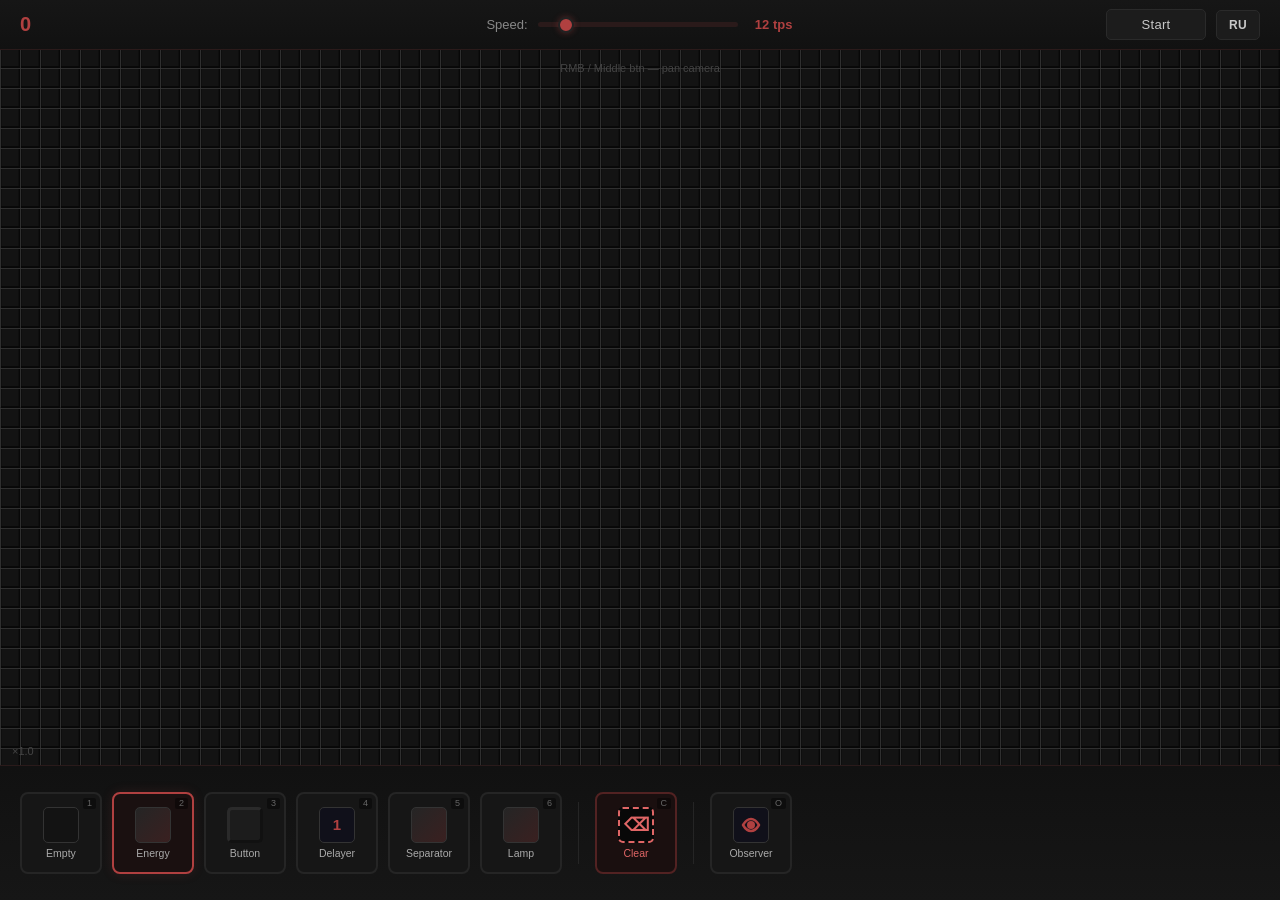
<file: index.html>
<!DOCTYPE html>
<html lang="en">
    <head>
        <meta charset="UTF-8">
        <meta name="viewport" content="width=device-width, initial-scale=1.0">
        <title>DerEnots</title>
        <style>
            *, *::before, *::after {
            margin: 0;
            padding: 0;
            box-sizing: border-box;
            }
            html, body {
            width: 100%;
            height: 100%;
            overflow: hidden;
            font-family: 'Segoe UI', Tahoma, Geneva, Verdana, sans-serif;
            background: #0d0d0d;
            color: #c8c8c8;
            user-select: none;
            }
            #app {
            display: flex;
            flex-direction: column;
            width: 100%;
            height: 100%;
            }
            #top-panel {
            height: 50px;
            min-height: 50px;
            display: flex;
            align-items: center;
            justify-content: space-between;
            padding: 0 20px;
            background: linear-gradient(180deg, #161616, #111);
            border-bottom: 1px solid #2a1a1a;
            z-index: 20;
            flex-shrink: 0;
            }
            #tick-counter {
            font-size: 20px;
            font-weight: 700;
            color: #b04040;
            min-width: 160px;
            letter-spacing: 0.5px;
            font-variant-numeric: tabular-nums;
            }
            #speed-wrap {
            display: flex;
            align-items: center;
            gap: 10px;
            }
            #speed-wrap label {
            font-size: 13px;
            color: #888;
            }
            #speed-slider {
            -webkit-appearance: none;
            appearance: none;
            width: 200px;
            height: 5px;
            border-radius: 3px;
            background: #2a1a1a;
            outline: none;
            cursor: pointer;
            }
            #speed-slider::-webkit-slider-thumb {
            -webkit-appearance: none;
            width: 16px;
            height: 16px;
            border-radius: 50%;
            background: #b04040;
            cursor: pointer;
            border: 2px solid #222;
            box-shadow: 0 0 6px rgba(176,64,64,0.4);
            }
            #speed-slider::-moz-range-thumb {
            width: 16px;
            height: 16px;
            border-radius: 50%;
            background: #b04040;
            cursor: pointer;
            border: 2px solid #222;
            }
            #speed-val {
            font-size: 13px;
            color: #b04040;
            min-width: 52px;
            text-align: center;
            font-weight: 600;
            }
            #top-right {
            display: flex;
            align-items: center;
            gap: 10px;
            }
            .btn {
            padding: 7px 20px;
            border: 1px solid #2a2a2a;
            border-radius: 5px;
            background: #1c1c1c;
            color: #c8c8c8;
            font-size: 13px;
            cursor: pointer;
            transition: all .15s ease;
            font-weight: 500;
            letter-spacing: 0.3px;
            }
            .btn:hover {
            background: #282828;
            border-color: #b04040;
            }
            .btn:active {
            transform: scale(0.96);
            }
            .btn-run {
            min-width: 100px;
            }
            .btn-run.running {
            background: #b04040;
            color: #fff;
            border-color: #c05050;
            box-shadow: 0 0 10px rgba(176,64,64,0.3);
            }
            #lang-btn {
            padding: 7px 12px;
            font-size: 12px;
            font-weight: 600;
            }
            #canvas-wrap {
            flex: 1;
            position: relative;
            overflow: hidden;
            background: #080808;
            cursor: crosshair;
            }
            #game-canvas {
            display: block;
            position: absolute;
            top: 0;
            left: 0;
            image-rendering: pixelated;
            }
            #bottom-panel {
            height: 15%;
            min-height: 110px;
            max-height: 145px;
            display: flex;
            align-items: center;
            gap: 10px;
            padding: 10px 20px;
            background: linear-gradient(0deg, #161616, #111);
            border-top: 1px solid #2a1a1a;
            z-index: 20;
            flex-shrink: 0;
            overflow-x: auto;
            overflow-y: hidden;
            }
            .brush-card, .obs-card, .clear-btn {
            display: flex;
            flex-direction: column;
            align-items: center;
            justify-content: center;
            width: 82px;
            min-width: 82px;
            height: 82px;
            border: 2px solid #252525;
            border-radius: 8px;
            background: #161616;
            cursor: pointer;
            transition: all .15s ease;
            gap: 4px;
            position: relative;
            }
            .brush-card:hover, .obs-card:hover {
            border-color: #555;
            transform: scale(1.04);
            }
            .brush-card:active, .obs-card:active, .clear-btn:active {
            transform: scale(0.95);
            }
            .brush-card.selected {
            border-color: #b04040;
            background: #1a1010;
            box-shadow: 0 0 12px rgba(176,64,64,0.15);
            }
            .brush-card.active, .obs-card.active {
            border-color: #b04040;
            background: #1a1010;
            box-shadow: 0 0 12px rgba(176,64,64,0.15);
            }
            .brush-prev, .obs-prev {
            width: 36px;
            height: 36px;
            border-radius: 5px;
            border: 1px solid #333;
            flex-shrink: 0;
            display: flex;
            align-items: center;
            justify-content: center;
            }
            .obs-prev {
            background: #10101a;
            }
            .brush-name, .obs-name {
            font-size: 10.5px;
            color: #aaa;
            text-align: center;
            line-height: 1.2;
            max-width: 72px;
            word-wrap: break-word;
            }
            .brush-key, .obs-key, .clear-key {
            position: absolute;
            top: 4px;
            right: 4px;
            font-size: 9px;
            color: #666;
            background: rgba(0,0,0,.4);
            padding: 1px 4px;
            border-radius: 2px;
            line-height: 1;
            }
            .clear-btn {
            border: 2px solid #522222;
            background: #1a0f0f;
            color: #e06666;
            }
            .clear-btn:hover {
            border-color: #c04040;
            color: #ff7777;
            }
            .clear-btn .clear-prev {
            width: 36px;
            height: 36px;
            border-radius: 5px;
            border: 2px dashed #e06666;
            background: #080808;
            display: flex;
            align-items: center;
            justify-content: center;
            font-size: 18px;
            font-weight: 700;
            }
            .sep {
            width: 1px;
            height: 62px;
            background: #252525;
            flex-shrink: 0;
            margin: 0 6px;
            }
            #block-edit {
            display: none;
            position: absolute;
            z-index: 60;
            background: #1a1a1a;
            border: 1px solid #b04040;
            border-radius: 8px;
            padding: 16px 20px;
            min-width: 240px;
            box-shadow: 0 8px 28px rgba(0,0,0,0.75), 0 0 18px rgba(176,64,64,0.15);
            }
            #block-edit.show {
            display: block;
            animation: popIn .2s ease;
            }
            @keyframes popIn {
            from { opacity: 0; transform: scale(0.9); }
            to { opacity: 1; transform: scale(1); }
            }
            #edit-title {
            font-size: 13.5px;
            color: #b04040;
            margin-bottom: 12px;
            font-weight: 600;
            }
            .ed-row {
            display: flex;
            align-items: center;
            justify-content: space-between;
            gap: 12px;
            margin-bottom: 8px;
            }
            .ed-row label {
            font-size: 12.5px;
            color: #bbb;
            }
            .ed-dir-container {
            display: grid;
            grid-template-columns: repeat(4,1fr);
            gap: 6px;
            margin: 12px 0;
            }
            .ed-dir-btn {
            width: 42px;
            height: 42px;
            border: 2px solid #333;
            border-radius: 6px;
            background: #111;
            color: #c8c8c8;
            font-size: 22px;
            display: flex;
            align-items: center;
            justify-content: center;
            cursor: pointer;
            transition: .15s;
            }
            .ed-dir-btn.active {
            border-color: #b04040;
            background: #2a1010;
            box-shadow: 0 0 8px rgba(176,64,64,0.4);
            }
            .ed-close {
            position: absolute;
            top: 8px;
            right: 12px;
            cursor: pointer;
            color: #666;
            font-size: 20px;
            line-height: 1;
            font-weight: 300;
            }
            .ed-close:hover {
            color: #b04040;
            }
            .ed-slider {
            width: 110px;
            -webkit-appearance: none;
            appearance: none;
            height: 4px;
            background: #2a1a1a;
            border-radius: 2px;
            outline: none;
            }
            .ed-slider::-webkit-slider-thumb {
            -webkit-appearance: none;
            width: 14px;
            height: 14px;
            border-radius: 50%;
            background: #b04040;
            cursor: pointer;
            border: 2px solid #1a1a1a;
            }
            #coords {
            position: absolute;
            bottom: 8px;
            right: 12px;
            font-size: 11px;
            color: #444;
            z-index: 5;
            pointer-events: none;
            font-variant-numeric: tabular-nums;
            }
            #zoom-info {
            position: absolute;
            bottom: 8px;
            left: 12px;
            font-size: 11px;
            color: #444;
            z-index: 5;
            pointer-events: none;
            }
            #pan-hint {
            position: absolute;
            top: 12px;
            left: 50%;
            transform: translateX(-50%);
            font-size: 11px;
            color: #444;
            z-index: 5;
            pointer-events: none;
            opacity: 0;
            transition: opacity .3s;
            }
            #pan-hint.show {
            opacity: 1;
            }
            #help-modal {
            display: none;
            position: fixed;
            inset: 0;
            background: rgba(13,13,13,0.92);
            z-index: 1000;
            align-items: center;
            justify-content: center;
            }
            ::-webkit-scrollbar {
            height: 5px;
            }
            ::-webkit-scrollbar-track {
            background: transparent;
            }
            ::-webkit-scrollbar-thumb {
            background: #2a2a2a;
            border-radius: 3px;
            }
        </style>
    </head>
    <body>
        <div id="app">
            <div id="top-panel">
                <div id="tick-counter">0</div>
                <div id="speed-wrap">
                    <label id="lbl-speed"></label>
                    <input type="range" id="speed-slider" min="1" max="100" value="12">
                    <span id="speed-val">12 tps</span>
                </div>
                <div id="top-right">
                    <button class="btn btn-run" id="btn-run"></button>
                    <button class="btn" id="lang-btn">RU</button>
                </div>
            </div>
            <div id="canvas-wrap">
                <canvas id="game-canvas"></canvas>
                <div id="block-edit">
                    <span class="ed-close" id="ed-close">×</span>
                    <h4 id="edit-title"></h4>
                    <div id="edit-body"></div>
                </div>
                <div id="coords"></div>
                <div id="zoom-info"></div>
                <div id="pan-hint"></div>
            </div>
            <div id="bottom-panel"></div>
        </div>
        <div id="help-modal">
            <div style="background:#161616;border:3px solid #b04040;border-radius:12px;width:90%;max-width:620px;max-height:90vh;overflow-y:auto;padding:30px 28px;position:relative;color:#ddd;box-shadow:0 0 40px rgba(176,64,64,.3);">
                <span id="help-close" style="position:absolute;top:14px;right:24px;font-size:32px;line-height:1;cursor:pointer;color:#888;">×</span>
                <h2 id="help-title" style="color:#b04040;margin:0 0 20px;font-size:24px;font-weight:700;"></h2>
                <div id="help-body" style="font-size:14px;line-height:1.6;"></div>
            </div>
        </div>
        <script>
            "use strict";
            const I18N = {
            ru: {
            speed: "Скорость:", start: "Старт", stop: "Стоп",
            empty: "Пустота", energy: "Энергоблок", button: "Кнопка", delayer: "Задержатель", clear: "Очистить",
            observer: "Наблюдатель", on: "Вкл", off: "Выкл", pressed: "Нажата", notPressed: "Не нажата",
            delay: "Задержка", ticks: "тик.", status: "Статус",
            editEnergy: "Энергоблок", editButton: "Кнопка", editDelayer: "Задержатель", editLamp: "Лампа",
            separator: "Разделитель", lamp: "Лампа",
            panHint: "ПКМ / Сред. кнопка — перемещение камеры",
            clearConfirm: "Очистить всё поле?"
                                          },
            en: {
            speed: "Speed:", start: "Start", stop: "Stop",
            empty: "Empty", energy: "Energy", button: "Button", delayer: "Delayer", clear: "Clear",
            observer: "Observer", on: "On", off: "Off", pressed: "Pressed", notPressed: "Released",
            delay: "Delay", ticks: "ticks", status: "Status",
            editEnergy: "Energy Block", editButton: "Button", editDelayer: "Delayer", editLamp: "Lamp",
            separator: "Separator", lamp: "Lamp",
            panHint: "RMB / Middle btn — pan camera",
            clearConfirm: "Clear entire field?"
                                          }
                                        };
            let lang = "en";
            const t = k => I18N[lang][k] || k;
            const GRID = 1000;
            const BCELL = 20;
            const ZMIN = 0.5;
            const ZMAX = 3;
            const ID_EMPTY = 0;
            const ID_ENERGY = 1;
            const ID_BUTTON = 2;
            const ID_DELAY = 3;
            const ID_SEPARATOR = 4;
            const ID_LAMP = 5;
            let wasm = null;
            let gamePtr = null;
            const gridId = new Uint8Array(GRID * GRID);
            const gridSt = new Uint8Array(GRID * GRID);
            const separatorDir = new Uint8Array(GRID * GRID);
            function gIdx(x, y) { return y * GRID + x; }
            function getCell(x, y) { const i = gIdx(x, y); return {id: gridId[i], status: gridSt[i]}; }
            function setCell(x, y, id, st) { const i = gIdx(x, y); gridId[i] = id; gridSt[i] = st; }
            let cam = { x: 500, y: 500, zoom: 1 };
            const BRUSHES = [
                                          {id: 0, st: 0, key: "empty", hotkey: "1"},
                                          {id: 1, st: 10, key: "energy", hotkey: "2"},
                                          {id: 2, st: 0, key: "button", hotkey: "3"},
                                          {id: 3, st: 1, key: "delayer", hotkey: "4"},
                                          {id: 4, st: 0, key: "separator", hotkey: "5"},
                                          {id: 5, st: 0, key: "lamp", hotkey: "6"}
                                        ];
            let selBrush = 1;
            let obsMode = false;
            let lastEnergyDir = 10;
            let running = false;
            let tickTimer = null;
            let tps = 12;
            let curTick = 0;
            let panning = false;
            let panBtn = -1;
            let panPrev = {x: 0, y: 0};
            let drawing = false;
            let drawStart = null;
            let drawMoved = false;
            let ctrlKey = false;
            let lineOrigin = null;
            let hoverGx = -1, hoverGy = -1;
            let selecting = false;
            let selStart = null;
            let selRect = null;
            let selectMoved = false;
            
            let touchStartTime = 0;
            let lastTwoTouches = null;
            let lastTouchDist = 0;
            let currentTouchesCount = 0;
            
            async function loadWasm() {
            try {
            const r = await fetch("game.wasm");
            if (!r.ok) throw new Error("HTTP " + r.status);
            const buf = await r.arrayBuffer();
            const {instance} = await WebAssembly.instantiate(buf, {env: {}});
            wasm = instance.exports;
            initWasmGame();
                                          } catch (e) {
            console.warn("[WASM] game.wasm not available — UI-only mode.", e.message);
                                          }
                                        }
            function initWasmGame() {
            if (!wasm) return;
            if (gamePtr) wasm.GameStop(gamePtr);
            gamePtr = wasm.GameInit();
            pushGridToWasm();
                                        }
            function pushGridToWasm() {
            if (!wasm || !gamePtr) return;
            for (let y = 0; y < GRID; y++) {
            for (let x = 0; x < GRID; x++) {
            const i = gIdx(x, y);
            if (gridId[i] !== 0) {
            wasm.GameUpdate(gamePtr, x, y, gridId[i], gridSt[i]);
                                              }
                                            }
                                          }
                                        }
            function wasmUpdate(x, y, id, st) {
            if (!wasm || !gamePtr) return;
            wasm.GameUpdate(gamePtr, x, y, id, st);
                                        }
            function wasmTick() {
            if (!wasm || !gamePtr) return;
            try {
            const ptr = wasm.GameTick(gamePtr);
            const len = wasm.getArrayLen();
            const bsz = wasm.getNewTickBlockSize();
            curTick = wasm.getNumTick();
            if (len > 0 && ptr) {
            const dv = new DataView(wasm.memory.buffer, ptr, len * bsz);
            for (let i = 0; i < len; i++) {
            const o = i * bsz;
            const cx = dv.getUint32(o, true);
            const cy = dv.getUint32(o + 4, true);
            const ns = dv.getUint8(o + 8);
            if (cx >= 0 && cx < GRID && cy >= 0 && cy < GRID) {
            gridSt[gIdx(cx, cy)] = ns;
                                                }
                                              }
            wasm.freeArray();
                                            }
                                          } catch (err) {
            console.error("[WASM] Error in GameTick:", err);
                                          }
            document.getElementById("tick-counter").textContent = curTick.toLocaleString("ru-RU");
            render();
                                        }
            function wasmStop() {
            if (!wasm || !gamePtr) return;
            wasm.GameStop(gamePtr);
            gamePtr = null;
                                        }
            function getAutoDir(gx, gy) {
            const neighbors = [
                                            {dx: -1, dy: 0, dir: 40},
                                            {dx: 1, dy: 0, dir: 20},
                                            {dx: 0, dy: -1, dir: 30},
                                            {dx: 0, dy: 1, dir: 10}
                                          ];
            for (let n of neighbors) {
            const nx = gx + n.dx;
            const ny = gy + n.dy;
            if (nx >= 0 && nx < GRID && ny >= 0 && ny < GRID && getCell(nx, ny).id !== ID_EMPTY) {
            return n.dir;
                                            }
                                          }
            return 10;
                                        }
            function getRemainingTime(gx, gy) {
            if (!wasm || !gamePtr) return gridSt[gIdx(gx, gy)] || 0;
            try {
            return wasm.getTimeDalye(gamePtr, gx, gy);
                                          } catch (e) {
            return gridSt[gIdx(gx, gy)] || 0;
                                          }
                                        }
            const cvs = document.getElementById("game-canvas");
            const ctx = cvs.getContext("2d");
            const wrap = document.getElementById("canvas-wrap");
            function resize() {
            cvs.width = wrap.clientWidth;
            cvs.height = wrap.clientHeight;
            render();
                                        }
            window.addEventListener("resize", resize);
            function cellPx() { return BCELL * cam.zoom; }
            function camOffset() {
            const cs = cellPx();
            return { x: cam.x * cs - cvs.width / 2, y: cam.y * cs - cvs.height / 2 };
                                        }
            function visibleRange() {
            const cs = cellPx();
            const o = camOffset();
            return {
            x0: Math.max(0, Math.floor(o.x / cs)),
            y0: Math.max(0, Math.floor(o.y / cs)),
            x1: Math.min(GRID, Math.ceil((o.x + cvs.width) / cs)),
            y1: Math.min(GRID, Math.ceil((o.y + cvs.height) / cs))
                                          };
                                        }
            function render() {
            const W = cvs.width;
            const H = cvs.height;
            if (!W || !H) return;
            const cs = cellPx();
            const o = camOffset();
            const v = visibleRange();
            ctx.fillStyle = "#080808";
            ctx.fillRect(0, 0, W, H);
            const pad = Math.max(0.5, cs * 0.07);
            const inner = cs - pad * 2;
            for (let gy = v.y0; gy < v.y1; gy++) {
            for (let gx = v.x0; gx < v.x1; gx++) {
            const px = gx * cs - o.x;
            const py = gy * cs - o.y;
            const i = gIdx(gx, gy);
            renderCell(px, py, cs, pad, inner, gx, gy, gridId[i], gridSt[i]);
                                            }
                                          }
            if (cs >= 8) {
            ctx.strokeStyle = cs >= 16 ? "rgba(55,55,55,0.85)" : "rgba(40,40,40,0.6)";
            ctx.lineWidth = 1;
            ctx.beginPath();
            const x0scr = v.x0 * cs - o.x;
            const x1scr = v.x1 * cs - o.x;
            const y0scr = v.y0 * cs - o.y;
            const y1scr = v.y1 * cs - o.y;
            for (let gx = v.x0; gx <= v.x1; gx++) {
            const sx = Math.round(gx * cs - o.x) + 0.5;
            ctx.moveTo(sx, y0scr);
            ctx.lineTo(sx, y1scr);
                                            }
            for (let gy = v.y0; gy <= v.y1; gy++) {
            const sy = Math.round(gy * cs - o.y) + 0.5;
            ctx.moveTo(x0scr, sy);
            ctx.lineTo(x1scr, sy);
                                            }
            ctx.stroke();
                                          }
            if (hoverGx >= 0 && hoverGy >= 0) {
            const hpx = hoverGx * cs - o.x;
            const hpy = hoverGy * cs - o.y;
            ctx.save();
            ctx.strokeStyle = "rgba(176,64,64,0.6)";
            ctx.lineWidth = 2.5;
            ctx.strokeRect(hpx + 1, hpy + 1, cs - 2, cs - 2);
            ctx.restore();
                                          }
            if (ctrlKey && drawing && lineOrigin) {
            const sx = lineOrigin.x * cs - o.x + cs / 2;
            const sy = lineOrigin.y * cs - o.y + cs / 2;
            const ex = hoverGx * cs - o.x + cs / 2;
            const ey = hoverGy * cs - o.y + cs / 2;
            ctx.save();
            ctx.strokeStyle = "rgba(176,64,64,0.55)";
            ctx.lineWidth = 2;
            ctx.setLineDash([6, 4]);
            ctx.beginPath();
            ctx.moveTo(sx, sy);
            ctx.lineTo(ex, ey);
            ctx.stroke();
            ctx.restore();
                                          }
            document.getElementById("zoom-info").textContent = `×${cam.zoom.toFixed(1)}`;
                                        }
            function renderCell(px, py, cs, pad, inner, gx, gy, id, st) {
            switch (id) {
            case ID_EMPTY:
            ctx.fillStyle = "#131313";
            ctx.fillRect(px + pad, py + pad, inner, inner);
            break;
            case ID_ENERGY: {
            const dirCode = Math.floor(st / 10) || 1;
            const isOn = (st % 10) === 1;
            if (isOn) {
            ctx.save();
            const gr = ctx.createRadialGradient(px + cs / 2, py + cs / 2, inner * 0.08, px + cs / 2, py + cs / 2, inner * 0.65);
            gr.addColorStop(0, "#ff5050");
            gr.addColorStop(0.5, "#d03030");
            gr.addColorStop(1, "#3a1010");
            ctx.fillStyle = gr;
            ctx.fillRect(px + pad, py + pad, inner, inner);
            ctx.shadowColor = "#ff4040";
            ctx.shadowBlur = cs * 0.5;
            ctx.fillStyle = "rgba(255,80,80,0.25)";
            ctx.fillRect(px + pad + 1, py + pad + 1, inner - 2, inner - 2);
            ctx.restore();
                                              } else {
            ctx.fillStyle = "#282828";
            ctx.fillRect(px + pad, py + pad, inner, inner);
            ctx.strokeStyle = "#353535";
            ctx.lineWidth = 1;
            ctx.strokeRect(px + pad + 0.5, py + pad + 0.5, inner - 1, inner - 1);
                                              }
            if (cs >= 14) {
            ctx.save();
            ctx.translate(px + cs / 2, py + cs / 2);
            const size = Math.max(8, inner * 0.38);
            ctx.strokeStyle = isOn ? "#ffdddd" : "#777777";
            ctx.lineWidth = Math.max(2.5, inner * 0.09);
            ctx.lineCap = "round";
            ctx.lineJoin = "round";
            ctx.beginPath();
            if (dirCode === 1) {
            ctx.moveTo(0, size * 0.7);
            ctx.lineTo(0, -size * 0.85);
            ctx.moveTo(-size * 0.55, -size * 0.25);
            ctx.lineTo(0, -size * 0.85);
            ctx.lineTo(size * 0.55, -size * 0.25);
                                                } else if (dirCode === 2) {
            ctx.moveTo(size * 0.7, 0);
            ctx.lineTo(-size * 0.85, 0);
            ctx.moveTo(-size * 0.25, -size * 0.55);
            ctx.lineTo(-size * 0.85, 0);
            ctx.lineTo(-size * 0.25, size * 0.55);
                                                } else if (dirCode === 3) {
            ctx.moveTo(0, -size * 0.7);
            ctx.lineTo(0, size * 0.85);
            ctx.moveTo(-size * 0.55, size * 0.25);
            ctx.lineTo(0, size * 0.85);
            ctx.lineTo(size * 0.55, size * 0.25);
                                                } else if (dirCode === 4) {
            ctx.moveTo(-size * 0.7, 0);
            ctx.lineTo(size * 0.85, 0);
            ctx.moveTo(size * 0.25, -size * 0.55);
            ctx.lineTo(size * 0.85, 0);
            ctx.lineTo(size * 0.25, size * 0.55);
                                                }
            ctx.stroke();
            ctx.restore();
                                              }
            break;
                                            }
            case ID_BUTTON: {
            const base = (st % 10 === 1) ? "#803030" : "#1c1c1c";
            ctx.fillStyle = base;
            ctx.fillRect(px + pad, py + pad, inner, inner);
            const hp = inner * 0.18;
            ctx.fillStyle = (st % 10 === 1) ? "#a04545" : "#2a2a2a";
            ctx.fillRect(px + pad, py + pad, inner, hp);
            ctx.fillRect(px + pad, py + pad, hp, inner);
            ctx.fillStyle = "rgba(0,0,0,0.35)";
            ctx.fillRect(px + pad + inner - hp, py + pad, hp, inner);
            ctx.fillRect(px + pad, py + pad + inner - hp, inner, hp);
            break;
                                            }
            case ID_DELAY:
            ctx.fillStyle = "#10101a";
            ctx.fillRect(px + pad, py + pad, inner, inner);
            if (cs >= 10) {
            ctx.fillStyle = "#b04040";
            const fs = Math.max(7, inner * 0.48);
            ctx.font = `bold ${fs}px sans-serif`;
            ctx.textAlign = "center";
            ctx.textBaseline = "middle";
            ctx.fillText(String(getRemainingTime(gx, gy)), px + cs / 2, py + cs / 2 + 1);
                                              }
            break;
            case ID_SEPARATOR: {
            const isOn = st !== 0;
            let dirCode = separatorDir[gIdx(gx, gy)] || getAutoDir(gx, gy);
            if (isOn) {
            ctx.save();
            const gr = ctx.createRadialGradient(px + cs / 2, py + cs / 2, inner * 0.08, px + cs / 2, py + cs / 2, inner * 0.65);
            gr.addColorStop(0, "#ff5050");
            gr.addColorStop(0.5, "#d03030");
            gr.addColorStop(1, "#3a1010");
            ctx.fillStyle = gr;
            ctx.fillRect(px + pad, py + pad, inner, inner);
            ctx.shadowColor = "#ff4040";
            ctx.shadowBlur = cs * 0.5;
            ctx.fillStyle = "rgba(255,80,80,0.25)";
            ctx.fillRect(px + pad + 1, py + pad + 1, inner - 2, inner - 2);
            ctx.restore();
                                              } else {
            ctx.fillStyle = "#282828";
            ctx.fillRect(px + pad, py + pad, inner, inner);
            ctx.strokeStyle = "#353535";
            ctx.lineWidth = 1;
            ctx.strokeRect(px + pad + 0.5, py + pad + 0.5, inner - 1, inner - 1);
                                              }
            if (cs >= 14) {
            ctx.save();
            ctx.translate(px + cs / 2, py + cs / 2);
            const size = Math.max(8, inner * 0.38);
            ctx.strokeStyle = isOn ? "#ffdddd" : "#777777";
            ctx.lineWidth = Math.max(2.5, inner * 0.09);
            ctx.lineCap = "round";
            ctx.lineJoin = "round";
            const drawArrow = (dCode) => {
            ctx.save();
            ctx.beginPath();
            if (dCode === 10) {
            ctx.moveTo(0, size * 0.7);
            ctx.lineTo(0, -size * 0.85);
            ctx.moveTo(-size * 0.55, -size * 0.25);
            ctx.lineTo(0, -size * 0.85);
            ctx.lineTo(size * 0.55, -size * 0.25);
                                                  } else if (dCode === 20) {
            ctx.moveTo(size * 0.7, 0);
            ctx.lineTo(-size * 0.85, 0);
            ctx.moveTo(-size * 0.25, -size * 0.55);
            ctx.lineTo(-size * 0.85, 0);
            ctx.lineTo(-size * 0.25, size * 0.55);
                                                  } else if (dCode === 30) {
            ctx.moveTo(0, -size * 0.7);
            ctx.lineTo(0, size * 0.85);
            ctx.moveTo(-size * 0.55, size * 0.25);
            ctx.lineTo(0, size * 0.85);
            ctx.lineTo(size * 0.55, size * 0.25);
                                                  } else if (dCode === 40) {
            ctx.moveTo(-size * 0.7, 0);
            ctx.lineTo(size * 0.85, 0);
            ctx.moveTo(size * 0.25, -size * 0.55);
            ctx.lineTo(size * 0.85, 0);
            ctx.lineTo(size * 0.25, size * 0.55);
                                                  }
            ctx.stroke();
            ctx.restore();
                                                };
            drawArrow(dirCode);
            let leftDir = 20, rightDir = 40;
            if (dirCode === 10) { leftDir = 20; rightDir = 40; }
            else if (dirCode === 20) { leftDir = 30; rightDir = 10; }
            else if (dirCode === 30) { leftDir = 40; rightDir = 20; }
            else if (dirCode === 40) { leftDir = 10; rightDir = 30; }
            drawArrow(leftDir);
            drawArrow(rightDir);
            ctx.restore();
                                              }
            break;
                                            }
            case ID_LAMP: {
            const isOn = st === 1;
            if (isOn) {
            ctx.save();
            const gr = ctx.createRadialGradient(px + cs / 2, py + cs / 2, inner * 0.1, px + cs / 2, py + cs / 2, inner * 0.75);
            gr.addColorStop(0, "#ff7070");
            gr.addColorStop(0.55, "#e05050");
            gr.addColorStop(1, "#2a1010");
            ctx.fillStyle = gr;
            ctx.fillRect(px + pad, py + pad, inner, inner);
            ctx.shadowColor = "#ff7070";
            ctx.shadowBlur = cs * 0.65;
            ctx.fillStyle = "rgba(255,120,120,0.35)";
            ctx.fillRect(px + pad + 2, py + pad + 2, inner - 4, inner - 4);
            ctx.restore();
                                              } else {
            ctx.fillStyle = "#222222";
            ctx.fillRect(px + pad, py + pad, inner, inner);
            ctx.strokeStyle = "#3a3a3a";
            ctx.lineWidth = 1.5;
            ctx.strokeRect(px + pad + 0.5, py + pad + 0.5, inner - 1, inner - 1);
                                              }
            break;
                                            }
                                          }
                                        }
            wrap.addEventListener("contextmenu", e => e.preventDefault());
            
            function screenToGrid(sx, sy) {
            const rect = wrap.getBoundingClientRect();
            const lx = sx - rect.left;
            const ly = sy - rect.top;
            const cs = cellPx();
            const o = camOffset();
            return {
            x: Math.floor((lx + o.x) / cs),
            y: Math.floor((ly + o.y) / cs)
                                          };
                                        }
            
            let editEl = document.getElementById("block-edit");
            
            function handleTouchStart(e) {
              touchStartTime = Date.now();
              currentTouchesCount = e.touches.length;
            
              if (editEl.classList.contains("show")) {
                const rect = editEl.getBoundingClientRect();
                let touchOnMenu = false;
                for (let i = 0; i < e.touches.length; i++) {
                  const t = e.touches[i];
                  if (t.clientX >= rect.left && t.clientX <= rect.right &&
                      t.clientY >= rect.top && t.clientY <= rect.bottom) {
                    touchOnMenu = true;
                    break;
                  }
                }
                if (touchOnMenu) {
                  return;
                }
              }
            
              e.preventDefault();
            
              if (e.touches.length === 1) {
                const t = e.touches[0];
                const g = screenToGrid(t.clientX, t.clientY);
            
                closeEdit();
            
                drawStart = {sx: t.clientX, sy: t.clientY, gx: g.x, gy: g.y};
                drawing = true;
                drawMoved = false;
                lineOrigin = null;
            
                if (!obsMode && validG(g.x, g.y)) {
                  placeBlock(g.x, g.y);
                }
                render();
              } 
              else if (e.touches.length === 2) {
                drawing = false;
                panning = true;
                const t1 = e.touches[0];
                const t2 = e.touches[1];
                lastTwoTouches = {
                  t1: {x: t1.clientX, y: t1.clientY},
                  t2: {x: t2.clientX, y: t2.clientY}
                };
                lastTouchDist = Math.hypot(t2.clientX - t1.clientX, t2.clientY - t1.clientY);
              }
            }
            
            function handleTouchMove(e) {
              if (editEl.classList.contains("show")) {
                const rect = editEl.getBoundingClientRect();
                let touchOnMenu = false;
                for (let i = 0; i < e.touches.length; i++) {
                  const t = e.touches[i];
                  if (t.clientX >= rect.left && t.clientX <= rect.right &&
                      t.clientY >= rect.top && t.clientY <= rect.bottom) {
                    touchOnMenu = true;
                    break;
                  }
                }
                if (touchOnMenu) return;
              }
            
              e.preventDefault();
            
              if (e.touches.length === 1 && drawing) {
                const t = e.touches[0];
                const g = screenToGrid(t.clientX, t.clientY);
            
                if (validG(g.x, g.y)) {
                  const d = Math.hypot(t.clientX - drawStart.sx, t.clientY - drawStart.sy);
                  if (d > 3) drawMoved = true;
            
                  if (drawMoved) {
                    placeBlock(g.x, g.y);
                  }
                  hoverGx = g.x;
                  hoverGy = g.y;
                  document.getElementById("coords").textContent = `(${g.x}, ${g.y})`;
                  render();
                }
              } 
              else if (e.touches.length === 2 && panning) {
                const t1 = e.touches[0];
                const t2 = e.touches[1];
            
                if (lastTwoTouches) {
                  const avgDx = ((t1.clientX - lastTwoTouches.t1.x) + (t2.clientX - lastTwoTouches.t2.x)) / 2;
                  const avgDy = ((t1.clientY - lastTwoTouches.t1.y) + (t2.clientY - lastTwoTouches.t2.y)) / 2;
            
                  const cs = cellPx();
                  cam.x -= avgDx / cs;
                  cam.y -= avgDy / cs;
                  cam.x = Math.max(cvs.width / (2 * cs), Math.min(GRID - cvs.width / (2 * cs), cam.x));
                  cam.y = Math.max(cvs.height / (2 * cs), Math.min(GRID - cvs.height / (2 * cs), cam.y));
            
                  const newDist = Math.hypot(t2.clientX - t1.clientX, t2.clientY - t1.clientY);
                  if (lastTouchDist > 0) {
                    const zoomFactor = newDist / lastTouchDist;
                    if (Math.abs(zoomFactor - 1) > 0.04) {
                      const oldZ = cam.zoom;
                      const centerX = (t1.clientX + t2.clientX) / 2;
                      const centerY = (t1.clientY + t2.clientY) / 2;
                      const gCenter = screenToGrid(centerX, centerY);
            
                      cam.zoom = Math.max(ZMIN, Math.min(ZMAX, cam.zoom * zoomFactor));
            
                      const f = cam.zoom / oldZ;
                      cam.x = gCenter.x + (cam.x - gCenter.x) / f;
                      cam.y = gCenter.y + (cam.y - gCenter.y) / f;
                    }
                  }
                  lastTouchDist = newDist;
                  lastTwoTouches = { t1: {x: t1.clientX, y: t1.clientY}, t2: {x: t2.clientX, y: t2.clientY} };
                  render();
                }
              }
            }
            
            function handleTouchEnd(e) {
              if (editEl.classList.contains("show")) {
                const rect = editEl.getBoundingClientRect();
                let touchOnMenu = false;
                for (let i = 0; i < e.changedTouches.length; i++) {
                  const t = e.changedTouches[i];
                  if (t.clientX >= rect.left && t.clientX <= rect.right &&
                      t.clientY >= rect.top && t.clientY <= rect.bottom) {
                    touchOnMenu = true;
                    break;
                  }
                }
                if (touchOnMenu) {
                  currentTouchesCount = e.touches.length;
                  render();
                  return;
                }
              }
            
              e.preventDefault();
            
              if (currentTouchesCount === 1 && drawing) {
                drawing = false;
                const now = Date.now();
                const wasTap = (now - touchStartTime < 280) && !drawMoved;
            
                if (wasTap) {
                  const t = e.changedTouches[0];
                  if (t) {
                    const g = screenToGrid(t.clientX, t.clientY);
                    if (validG(g.x, g.y)) {
                      const c = getCell(g.x, g.y);
                      if (c.id !== 0 && c.id !== ID_SEPARATOR) {
                        openEdit(g.x, g.y, t.clientX, t.clientY);
                      }
                    }
                  }
                }
                drawStart = null;
                drawMoved = false;
              } 
              else if (currentTouchesCount === 2) {
                panning = false;
                lastTwoTouches = null;
                lastTouchDist = 0;
              }
            
              currentTouchesCount = e.touches.length;
              render();
            }
            
            wrap.addEventListener("touchstart", handleTouchStart, {passive: false});
            wrap.addEventListener("touchmove", handleTouchMove, {passive: false});
            wrap.addEventListener("touchend", handleTouchEnd);
            wrap.addEventListener("touchcancel", handleTouchEnd);
            
            window.addEventListener("mousemove", e => {
            if (panning) {
            const dx = e.clientX - panPrev.x;
            const dy = e.clientY - panPrev.y;
            const cs = cellPx();
            cam.x -= dx / cs;
            cam.y -= dy / cs;
            cam.x = Math.max(cvs.width / (2 * cs), Math.min(GRID - cvs.width / (2 * cs), cam.x));
            cam.y = Math.max(cvs.height / (2 * cs), Math.min(GRID - cvs.height / (2 * cs), cam.y));
            panPrev = {x: e.clientX, y: e.clientY};
            render();
                                          }
                                        });
            window.addEventListener("mouseup", e => {
            if (panning && e.button === panBtn) {
            panning = false;
            panBtn = -1;
            wrap.style.cursor = "crosshair";
                                          }
                                        });
            wrap.addEventListener("mousedown", e => {
            if (e.button === 2 || e.button === 1) {
            panning = true;
            panBtn = e.button;
            panPrev = {x: e.clientX, y: e.clientY};
            wrap.style.cursor = "grabbing";
            e.preventDefault();
            return;
                                          }
            if (e.button !== 0) return;
            const g = screenToGrid(e.clientX, e.clientY);
            if (e.shiftKey) {
            selecting = true;
            selStart = {x: g.x, y: g.y};
            selRect = null;
            selectMoved = false;
            return;
                        }
            if (editEl.classList.contains("show") && editEl.contains(e.target)) return;
            closeEdit();
            drawStart = {sx: e.clientX, sy: e.clientY, gx: g.x, gy: g.y};
            drawMoved = false;
            drawing = true;
            if (ctrlKey) {
            lineOrigin = g;
            return;
                                          }
            if (!obsMode && validG(g.x, g.y)) placeBlock(g.x, g.y);
                                        });
            wrap.addEventListener("mousemove", e => {
            const g = screenToGrid(e.clientX, e.clientY);
            if (validG(g.x, g.y)) {
            hoverGx = g.x;
            hoverGy = g.y;
            document.getElementById("coords").textContent = `(${g.x}, ${g.y})`;
                                          } else {
            hoverGx = hoverGy = -1;
                                          }
            if (selecting) {
            if (selStart) {
            selRect = {
            x0: Math.min(selStart.x, g.x),
            y0: Math.min(selStart.y, g.y),
            x1: Math.max(selStart.x, g.x),
            y1: Math.max(selStart.y, g.y)
                              };
            if (g.x !== selStart.x || g.y !== selStart.y) selectMoved = true;
            render();
                            }
            return;
                          }
            if (!drawing) {
            render();
            return;
                                          }
            if (drawStart) {
            const d = Math.hypot(e.clientX - drawStart.sx, e.clientY - drawStart.sy);
            if (d > 3) drawMoved = true;
                                          }
            if (obsMode) {
            render();
            return;
                                          }
            if (ctrlKey && lineOrigin) {
            render();
            return;
                                          }
            if (drawMoved && validG(g.x, g.y) && !ctrlKey) {
            placeBlock(g.x, g.y);
            render();
                                          }
                                        });
            wrap.addEventListener("mouseup", e => {
            if (e.button !== 0 || (!drawing && !selecting)) return;
            if (selecting) {
            selecting = false;
            if (selStart) {
            if (!selectMoved) {
            const c = getCell(selStart.x, selStart.y);
            if (validG(selStart.x, selStart.y) && c.id !== 0 && c.id !== ID_SEPARATOR) {
            openEdit(selStart.x, selStart.y, e.clientX, e.clientY);
                                }
                              }
                            }
            selStart = null;
            selectMoved = false;
            render();
            return;
                          }
            drawing = false;
            if (lineOrigin && !obsMode) {
            const g = screenToGrid(e.clientX, e.clientY);
            if (validG(g.x, g.y)) bresenham(lineOrigin.x, lineOrigin.y, g.x, g.y);
            lineOrigin = null;
                                          }
            drawStart = null;
            drawMoved = false;
            render();
                                        });
            wrap.addEventListener("dblclick", e => {
            if (e.button !== 0 || obsMode) return;
            const g = screenToGrid(e.clientX, e.clientY);
            if (validG(g.x, g.y)) {
            const c = getCell(g.x, g.y);
            if (c.id !== 0 && c.id !== ID_SEPARATOR) openEdit(g.x, g.y, e.clientX, e.clientY);
                                          }
                                        });
            wrap.addEventListener("mouseleave", () => {
            hoverGx = hoverGy = -1;
            drawing = false;
            drawStart = null;
            drawMoved = false;
            panning = false;
            selecting = false;
            selStart = null;
            selRect = null;
            selectMoved = false;
            wrap.style.cursor = "crosshair";
            render();
                                        });
            wrap.addEventListener("wheel", e => {
            e.preventDefault();
            const d = e.deltaY > 0 ? -0.15 : 0.15;
            const oldZ = cam.zoom;
            cam.zoom = Math.max(ZMIN, Math.min(ZMAX, cam.zoom + d));
            const g = screenToGrid(e.clientX, e.clientY);
            const f = cam.zoom / oldZ;
            cam.x = g.x + (cam.x - g.x) / f;
            cam.y = g.y + (cam.y - g.y) / f;
            render();
                                        }, {passive: false});
            
            function openEdit(gx, gy, mx, my) {
            const c = getCell(gx, gy);
            if (c.id === 0 || c.id === ID_SEPARATOR) return;
            const titleEl = document.getElementById("edit-title");
            const bodyEl = document.getElementById("edit-body");
            bodyEl.innerHTML = "";
            if (c.id === ID_ENERGY) {
            titleEl.textContent = t("editEnergy");
            const dir = Math.floor(c.status / 10) * 10 || 10;
            const isOnNow = (c.status % 10) === 1;
            addToggleRow(bodyEl, t("status"), isOnNow, v => {
            const ns = dir + (v ? 1 : 0);
            setCell(gx, gy, c.id, ns);
            wasmUpdate(gx, gy, c.id, ns);
            render();
            openEdit(gx, gy, mx, my);
                                            }, () => isOnNow ? t("on") : t("off"));
            const dirRow = document.createElement("div");
            dirRow.style.marginTop = "14px";
            dirRow.innerHTML = `<div style="font-size:12.5px;color:#bbb;margin-bottom:8px">Direction:</div>`;
            const container = document.createElement("div");
            container.style.display = "grid";
            container.style.gridTemplateColumns = "repeat(4,1fr)";
            container.style.gap = "6px";
                                            [{code:10,sym:"↑"},{code:20,sym:"←"},{code:30,sym:"↓"},{code:40,sym:"→"}].forEach(d => {
            const btn = document.createElement("button");
            btn.className = "ed-dir-btn" + (dir === d.code ? " active" : "");
            btn.textContent = d.sym;
            btn.onclick = () => {
            lastEnergyDir = d.code;
            const newSt = d.code + (isOnNow ? 1 : 0);
            setCell(gx, gy, c.id, newSt);
            wasmUpdate(gx, gy, c.id, newSt);
            render();
            openEdit(gx, gy, mx, my);
                                              };
            container.appendChild(btn);
                                            });
            dirRow.appendChild(container);
            bodyEl.appendChild(dirRow);
                                          } else if (c.id === ID_BUTTON || c.id === ID_LAMP) {
            titleEl.textContent = c.id === ID_LAMP ? t("editLamp") : t("editButton");
            addToggleRow(bodyEl, t("status"), c.status === 1, v => {
            const ns = v ? 1 : 0;
            setCell(gx, gy, c.id, ns);
            wasmUpdate(gx, gy, c.id, ns);
            render();
                                            }, () => c.status === 1 ? t("on") : t("off"));
                                          } else if (c.id === ID_DELAY) {
            titleEl.textContent = t("editDelayer");
            addSliderRow(bodyEl, t("delay"), 1, 255, c.status || 1, v => {
            setCell(gx, gy, c.id, v);
            wasmUpdate(gx, gy, c.id, v);
            render();
                                            });
                                          }
            const wr = wrap.getBoundingClientRect();
            let l = mx - wr.left + 12;
            let tp = my - wr.top + 12;
            if (l + 260 > wr.width) l = mx - wr.left - 260;
            if (tp + 140 > wr.height) tp = my - wr.top - 140;
            editEl.style.left = l + "px";
            editEl.style.top = tp + "px";
            editEl.classList.add("show");
                                        }
            function addToggleRow(parent, label, initVal, onChange, textFn) {
            const row = document.createElement("div");
            row.className = "ed-row";
            const lbl = document.createElement("label");
            lbl.textContent = label + ":";
            const btn = document.createElement("button");
            btn.className = "btn" + (initVal ? " active" : "");
            btn.textContent = textFn();
            btn.style.minWidth = "78px";
            btn.onclick = () => {
            const nv = !btn.classList.contains("active");
            onChange(nv);
            btn.classList.toggle("active", nv);
            btn.textContent = textFn();
                                          };
            row.append(lbl, btn);
            parent.appendChild(row);
                                        }
            function addSliderRow(parent, label, min, max, initVal, onChange) {
            const row = document.createElement("div");
            row.className = "ed-row";
            const lbl = document.createElement("label");
            lbl.textContent = label + ":";
            const sl = document.createElement("input");
            sl.type = "range";
            sl.className = "ed-slider";
            sl.min = min;
            sl.max = max;
            sl.value = initVal;
            const vspan = document.createElement("span");
            vspan.style.cssText = "font-size:12.5px;color:#b04040;min-width:26px;text-align:center;font-weight:600";
            vspan.textContent = initVal;
            sl.oninput = () => {
            vspan.textContent = sl.value;
            onChange(parseInt(sl.value));
                                          };
            row.append(lbl, sl, vspan);
            parent.appendChild(row);
                                        }
            function closeEdit() {
            editEl.classList.remove("show");
                                        }
            document.getElementById("ed-close").addEventListener("click", closeEdit);
            function validG(x, y) {
            return x >= 0 && x < GRID && y >= 0 && y < GRID;
                                        }
            document.addEventListener("keydown", e => {
            if (e.key === "Control") ctrlKey = true;
            if (e.key === 'F1') {
            e.preventDefault();
            showHelp();
            return;
                        }
            if (selBrush === 1 && hoverGx >= 0 && hoverGy >= 0) {
            const cell = getCell(hoverGx, hoverGy);
            if (cell.id === ID_ENERGY) {
            let newDir = null;
            const k = e.key.toLowerCase();
            if (k === 'w') newDir = 10;
            else if (k === 'a') newDir = 20;
            else if (k === 's') newDir = 30;
            else if (k === 'd') newDir = 40;
            if (newDir !== null) {
            const isOn = (cell.status % 10) === 1;
            const newSt = newDir + (isOn ? 1 : 0);
            setCell(hoverGx, hoverGy, ID_ENERGY, newSt);
            wasmUpdate(hoverGx, hoverGy, ID_ENERGY, newSt);
            lastEnergyDir = newDir;
            render();
            e.preventDefault();
            return;
                                            }
                                          }
                                        }
            if (e.key === "1") { selBrush = 0; buildBP(); }
            if (e.key === "2") { selBrush = 1; buildBP(); }
            if (e.key === "3") { selBrush = 2; buildBP(); }
            if (e.key === "4") { selBrush = 3; buildBP(); }
            if (e.key === "5") { selBrush = 4; buildBP(); }
            if (e.key === "6") { selBrush = 5; buildBP(); }
            if (e.key.toLowerCase() === "o") { obsMode = !obsMode; closeEdit(); buildBP(); }
            if (e.key.toLowerCase() === "c" || e.key === "Delete") { clearAll(); }
                                        });
            document.addEventListener("keyup", e => {
            if (e.key === "Control") ctrlKey = false;
                                        });
            let lastPlaced = null;
            function placeBlock(gx, gy) {
            if (!validG(gx, gy) || obsMode) return;
            if (lastPlaced && lastPlaced.x === gx && lastPlaced.y === gy) return;
            let b = {...BRUSHES[selBrush]};
            if (b.id === ID_ENERGY) b.st = lastEnergyDir;
            else if (b.id === ID_SEPARATOR) {
            const dir = getAutoDir(gx, gy);
            separatorDir[gIdx(gx, gy)] = dir;
            b.st = 0;
                                          }
            setCell(gx, gy, b.id, b.st);
            wasmUpdate(gx, gy, b.id, b.st);
            lastPlaced = {x: gx, y: gy};
            requestAnimationFrame(() => { lastPlaced = null; });
            render();
                                        }
            function bresenham(x0, y0, x1, y1) {
            const dx = Math.abs(x1 - x0);
            const dy = Math.abs(y1 - y0);
            const sx = x0 < x1 ? 1 : -1;
            const sy = y0 < y1 ? 1 : -1;
            let err = dx - dy;
            let cx = x0;
            let cy = y0;
            for (;;) {
            if (validG(cx, cy)) {
            let b = {...BRUSHES[selBrush]};
            if (b.id === ID_ENERGY) b.st = lastEnergyDir;
            else if (b.id === ID_SEPARATOR) {
            const dir = getAutoDir(cx, cy);
            separatorDir[gIdx(cx, cy)] = dir;
            b.st = 0;
                                              }
            setCell(cx, cy, b.id, b.st);
            wasmUpdate(cx, cy, b.id, b.st);
                                            }
            if (cx === x1 && cy === y1) break;
            const e2 = 2 * err;
            if (e2 > -dy) { err -= dy; cx += sx; }
            if (e2 < dx) { err += dx; cy += sy; }
                                          }
            render();
                                        }
            function clearAll() {
            if (!confirm(t("clearConfirm"))) return;
            gridId.fill(0);
            gridSt.fill(0);
            separatorDir.fill(0);
            selRect = null;
            if (wasm && gamePtr) {
            wasm.GameStop(gamePtr);
            gamePtr = wasm.GameInit();
                                          }
            render();
                                        }
            function stylePrev(el, b) {
            switch (b.id) {
            case 0:
            el.style.background = "#131313";
            break;
            case 1:
            case 4:
            case 5:
            el.style.background = "linear-gradient(135deg,#252525,#3a2020)";
            break;
            case 2:
            el.style.background = "#1c1c1c";
            el.style.borderTop = "3px solid #2a2a2a";
            el.style.borderLeft = "3px solid #2a2a2a";
            el.style.borderBottom = "3px solid #111";
            el.style.borderRight = "3px solid #111";
            break;
            case 3:
            el.style.cssText = "background:#10101a;display:flex;align-items:center;justify-content:center;font-size:15px;font-weight:700;color:#b04040;border-radius:5px;border:1px solid #333;width:36px;height:36px";
            el.textContent = "1";
            break;
                                          }
                                        }
            function buildBP() {
            const bp = document.getElementById("bottom-panel");
            bp.innerHTML = "";
            BRUSHES.forEach((b, i) => {
            const card = document.createElement("div");
            card.className = "brush-card" + (selBrush === i ? " selected" : "");
            const prev = document.createElement("div");
            prev.className = "brush-prev";
            stylePrev(prev, b);
            const nm = document.createElement("div");
            nm.className = "brush-name";
            nm.textContent = t(b.key);
            const keyLabel = document.createElement("div");
            keyLabel.className = "brush-key";
            keyLabel.textContent = b.hotkey;
            card.append(prev, nm, keyLabel);
            card.onclick = () => {
            selBrush = i;
            buildBP();
                                            };
            bp.appendChild(card);
                                          });
            const sep1 = document.createElement("div");
            sep1.className = "sep";
            bp.appendChild(sep1);
            const clearCard = document.createElement("div");
            clearCard.className = "clear-btn";
            const cprev = document.createElement("div");
            cprev.className = "clear-prev";
            cprev.textContent = "⌫";
            const cname = document.createElement("div");
            cname.className = "brush-name";
            cname.textContent = t("clear");
            cname.style.color = "#e06666";
            const ckey = document.createElement("div");
            ckey.className = "clear-key";
            ckey.textContent = "C";
            clearCard.append(cprev, cname, ckey);
            clearCard.onclick = clearAll;
            bp.appendChild(clearCard);
            const sep2 = document.createElement("div");
            sep2.className = "sep";
            bp.appendChild(sep2);
            const obsCard = document.createElement("div");
            obsCard.className = "obs-card" + (obsMode ? " active" : "");
            const obsPrev = document.createElement("div");
            obsPrev.className = "obs-prev";
            obsPrev.innerHTML = `<svg width="28" height="28" viewBox="0 0 28 28" fill="none" xmlns="http://www.w3.org/2000/svg"><path d="M14 8C9.5 8 6 14 6 14C6 14 9.5 20 14 20C18.5 20 22 14 22 14C22 14 18.5 8 14 8Z" stroke="#b04040" stroke-width="2.5" stroke-linejoin="round"/><circle cx="14" cy="14" r="4" fill="#b04040"/></svg>`;
            const obsName = document.createElement("div");
            obsName.className = "obs-name";
            obsName.textContent = t("observer");
            const obsKey = document.createElement("div");
            obsKey.className = "obs-key";
            obsKey.textContent = "O";
            obsCard.append(obsPrev, obsName, obsKey);
            obsCard.onclick = () => {
            obsMode = !obsMode;
            closeEdit();
            buildBP();
                                          };
            bp.appendChild(obsCard);
                                        }
            const speedSlider = document.getElementById("speed-slider");
            const speedValEl = document.getElementById("speed-val");
            const btnRun = document.getElementById("btn-run");
            speedSlider.addEventListener("input", () => {
            tps = parseInt(speedSlider.value);
            speedValEl.textContent = tps + " tps";
            if (running) {
            clearInterval(tickTimer);
            tickTimer = setInterval(wasmTick, 1000 / tps);
                                          }
                                        });
            btnRun.addEventListener("click", () => {
            if (!running) startGame();
            else stopGame();
                                        });
            function startGame() {
            if (!gamePtr) initWasmGame();
            running = true;
            btnRun.textContent = t("stop");
            btnRun.classList.add("running");
            tickTimer = setInterval(wasmTick, 1000 / tps);
                                        }
            function stopGame() {
            running = false;
            clearInterval(tickTimer);
            tickTimer = null;
            btnRun.textContent = t("start");
            btnRun.classList.remove("running");
            wasmStop();
            initWasmGame();
                                        }
            document.getElementById("lang-btn").addEventListener("click", () => {
            lang = lang === "ru" ? "en" : "ru";
            document.getElementById("lang-btn").textContent = lang === "ru" ? "EN" : "RU";
            document.documentElement.lang = lang;
            applyLang();
                                        });
            function applyLang() {
            document.getElementById("lbl-speed").textContent = t("speed");
            btnRun.textContent = running ? t("stop") : t("start");
            document.getElementById("pan-hint").textContent = t("panHint");
            buildBP();
                                        }
            // Help modal
            const helpModal = document.getElementById('help-modal');
            const helpTitleEl = document.getElementById('help-title');
            const helpBodyEl = document.getElementById('help-body');
            const helpCloseEl = document.getElementById('help-close');
            function showHelp() {
            const isRu = lang === 'ru';
            helpTitleEl.textContent = isRu ? 'Подсказки игры и hotkeys' : 'Game Help & Hotkeys';
            helpBodyEl.innerHTML = `
                        <p><strong>${isRu ? 'Горячие клавиши:' : 'Hotkeys:'}</strong></p>
                        <ul style="margin:12px 0 20px 20px;padding:0;list-style:none;">
                        <li><code>1</code>–<code>6</code>: ${t('empty')}, ${t('energy')}, ${t('button')}, ${t('delayer')}, ${t('separator')}, ${t('lamp')}</li>
                        <li><code>O</code>: ${t('observer')}</li>
                        <li><code>C</code> / <code>Delete</code>: ${t('clear')}</li>
                        <li><code>Shift</code> + ЛКМ (drag): ${isRu ? 'Выделить область' : 'Select area'}</li>
                        <li><code>Shift</code> + ЛКМ (click): ${isRu ? 'Редактировать блок' : 'Edit block'}</li>
                        <li><code>Ctrl</code> + drag ЛКМ: ${isRu ? 'Линия блоков' : 'Draw line'}</li>
                        <li><code>F1</code>: ${isRu ? 'Эта помощь' : 'This help'}</li>
                        <li><code>WASD</code> (hover on energy): ${isRu ? 'Сменить направление' : 'Change direction'}</li>
                        </ul>
                        <p><strong>${isRu ? 'Сенсорные экраны:' : 'Touch support:'}</strong></p>
                        <ul style="margin:12px 0 20px 20px;padding:0;list-style:none;">
                        <li>${isRu ? 'Один палец — drag:' : 'One finger drag:'} ${isRu ? 'рисовать блоки' : 'draw blocks'}</li>
                        <li>${isRu ? 'Один палец — быстрый тап:' : 'One finger tap:'} ${isRu ? 'редактировать блок' : 'edit block'}</li>
                        <li>${isRu ? 'Два пальца:' : 'Two fingers:'} ${isRu ? 'панорамирование + pinch-to-zoom' : 'pan + pinch zoom'}</li>
                        </ul>
                          `;
            helpModal.style.display = 'flex';
                        }
            helpCloseEl.addEventListener('click', () => helpModal.style.display = 'none');
            helpModal.addEventListener('click', (e) => {
            if (e.target === helpModal) helpModal.style.display = 'none';
                        });
            document.addEventListener('keydown', (e) => {
            if (e.key === 'Escape' && helpModal.style.display === 'flex') {
            helpModal.style.display = 'none';
            e.preventDefault();
                          }
                        });
                                        (function boot() {
            resize();
            applyLang();
            loadWasm();
            const h = document.getElementById("pan-hint");
            h.classList.add("show");
            setTimeout(() => h.classList.remove("show"), 4000);
            buildBP();
                                        })();
        </script>
    </body>
</html>
</file>
